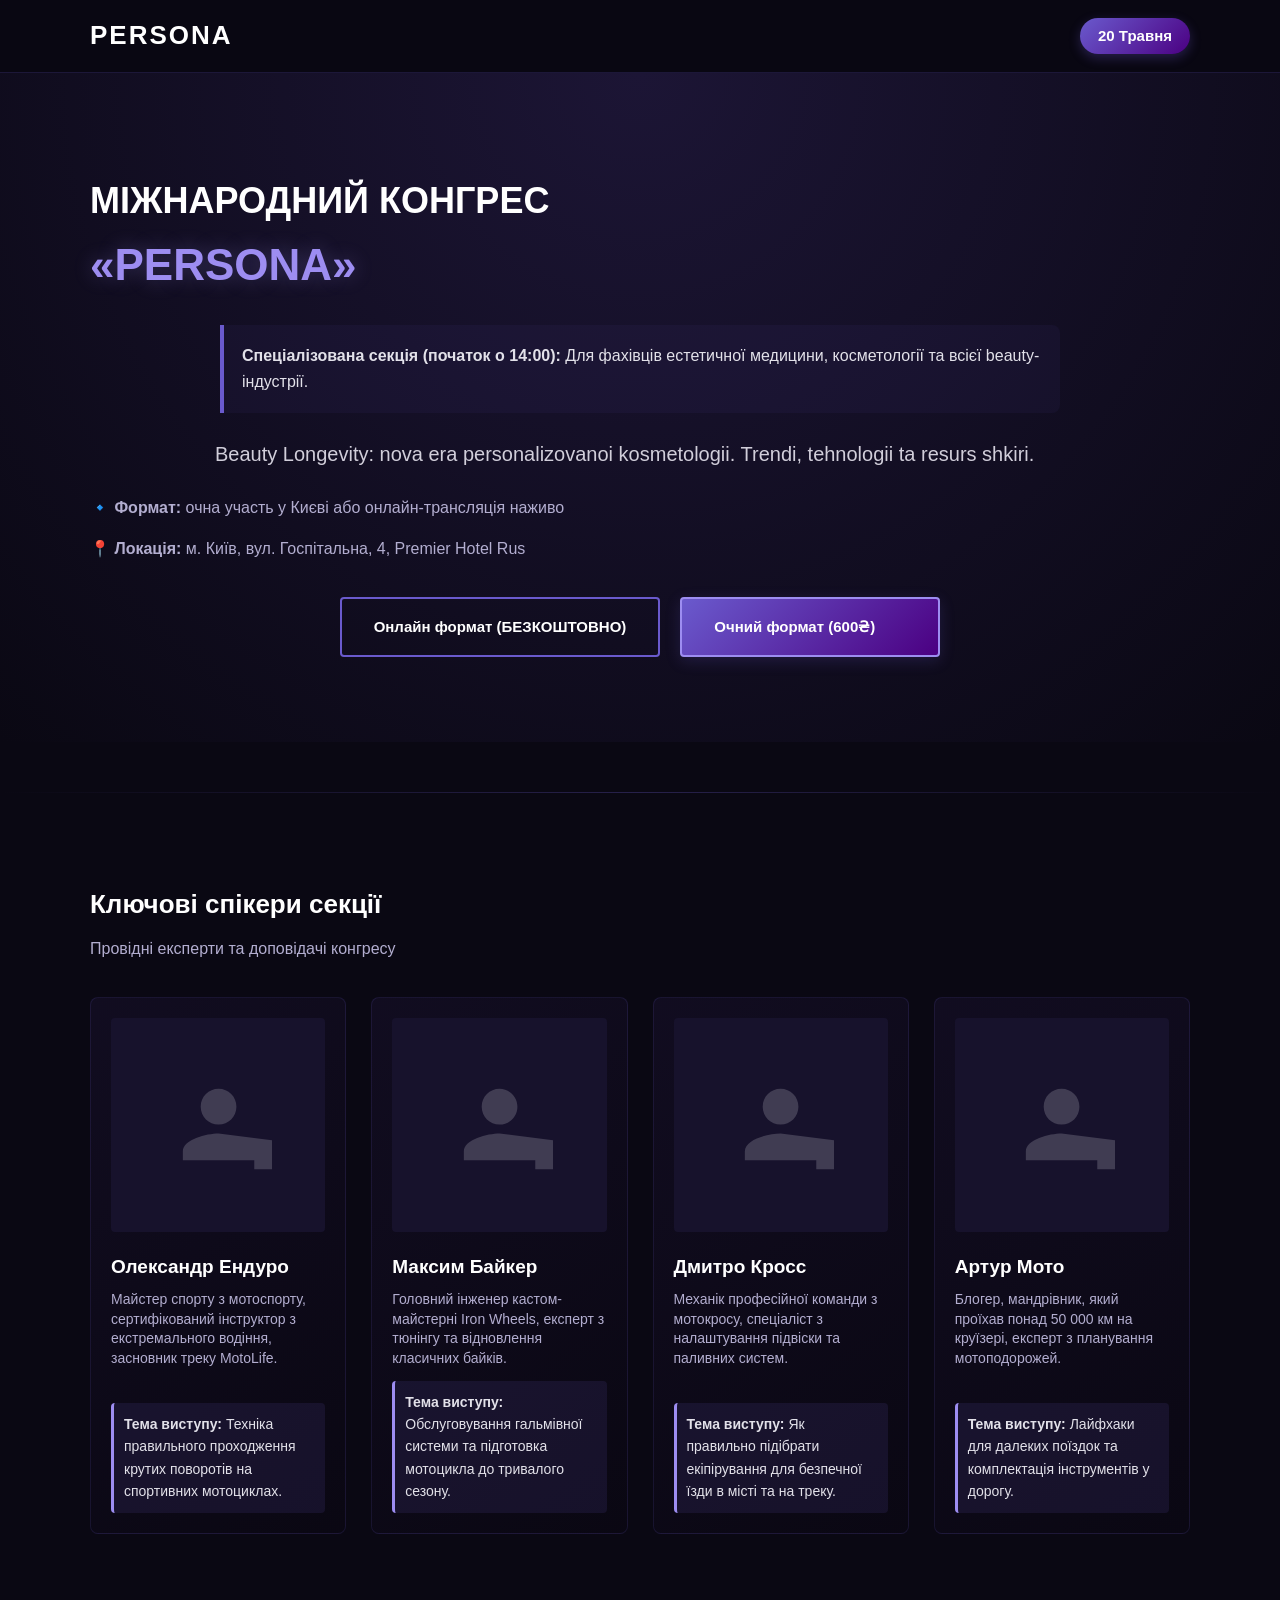
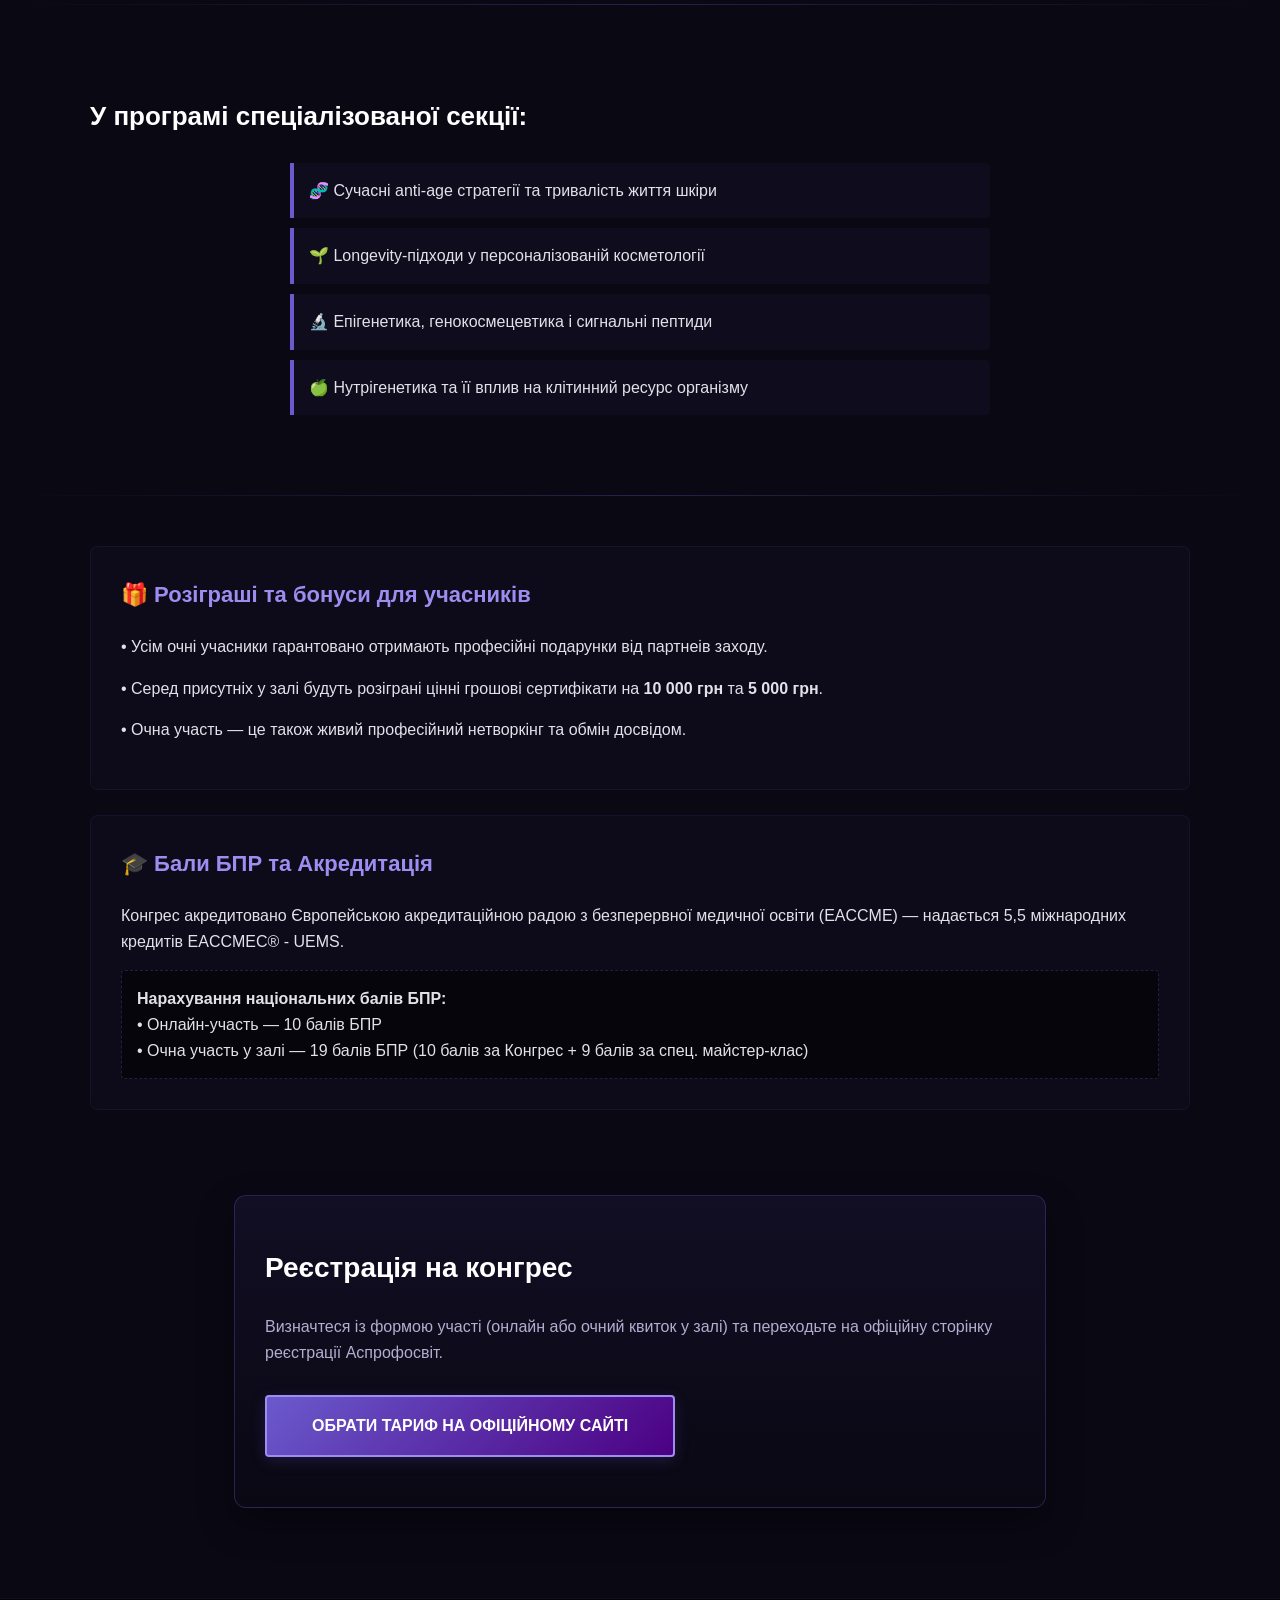
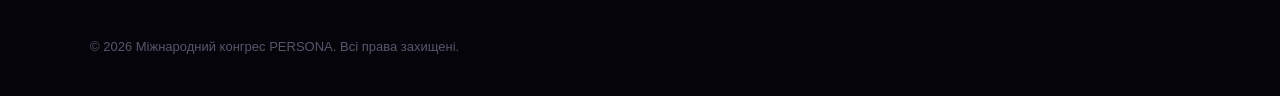
<file: index.html>
﻿<!DOCTYPE html>
<html lang="uk">
<head>
    <meta charset="UTF-8">
    <meta name="viewport" content="width=device-width, initial-scale=1.0">
    <title>Міжнародний конгрес PERSONA 2026</title>
    <style>
        body {
            background-color: #0a0813 !important;
            color: #e2e1e9 !important;
            font-family: 'Segoe UI', Roboto, Helvetica, Arial, sans-serif !important;
            margin: 0;
            padding: 0;
            line-height: 1.6;
            overflow-x: hidden;
        }

        .container {
            width: 90%;
            max-width: 1100px;
            margin: 0 auto;
            padding: 0 10px;
        }

        header {
            background: rgba(10, 8, 19, 0.85);
            backdrop-filter: blur(12px);
            -webkit-backdrop-filter: blur(12px);
            border-bottom: 1px solid rgba(106, 90, 205, 0.2);
            padding: 15px 0;
            position: sticky;
            top: 0;
            z-index: 1000;
        }

        .header-flex {
            display: flex;
            justify-content: space-between;
            align-items: center;
        }

        .logo {
            font-size: 26px;
            font-weight: 900;
            color: #ffffff;
            letter-spacing: 2px;
        }

        .header-date {
            font-size: 15px;
            background: linear-gradient(135deg, #6a5acd, #4b0082);
            color: #ffffff;
            padding: 6px 18px;
            font-weight: bold;
            border-radius: 20px;
            box-shadow: 0 4px 12px rgba(106, 90, 205, 0.3);
        }

        .hero {
            padding: 70px 0 50px 0;
            background: radial-gradient(circle at top, #1c1535 0%, #0a0813 100%);
        }

        h1 {
            font-size: 36px;
            font-weight: 800;
            color: #ffffff;
            margin-bottom: 15px;
        }

        .gold-text {
            color: #9d8df1;
            font-size: 44px;
            font-weight: 900;
            text-shadow: 0 0 20px rgba(157, 141, 241, 0.3);
        }

        .alert-box {
            border-left: 4px solid #6a5acd;
            background: rgba(106, 90, 205, 0.06);
            padding: 18px;
            margin: 25px auto;
            max-width: 800px;
            text-align: left;
            border-radius: 0 8px 8px 0;
        }

        .main-topic {
            font-size: 20px;
            color: #d1ceda;
            max-width: 850px;
            margin: 25px auto;
            font-weight: 400;
        }

        .info-lines {
            font-size: 16px;
            color: #b3aed0;
            margin: 25px 0;
        }

        .btn-group {
            margin: 35px 0;
            display: flex;
            gap: 20px;
            justify-content: center;
            flex-wrap: wrap;
        }

        .btn-link {
            display: inline-block;
            padding: 16px 32px;
            font-weight: bold;
            text-decoration: none;
            font-size: 15px;
            border-radius: 4px;
            transition: all 0.3s ease;
            min-width: 260px;
            box-sizing: border-box;
        }

        .btn-outline {
            color: #ffffff;
            border: 2px solid #6a5acd;
            background: transparent;
        }

        .btn-outline:hover {
            background: rgba(106, 90, 205, 0.15);
            transform: translateY(-2px);
        }

        .btn-fill {
            color: #ffffff;
            background: linear-gradient(135deg, #6a5acd 0%, #4b0082 100%);
            border: 2px solid #9d8df1;
            box-shadow: 0 4px 15px rgba(106, 90, 205, 0.2);
        }

        .btn-fill:hover {
            transform: translateY(-2px);
            box-shadow: 0 6px 20px rgba(106, 90, 205, 0.4);
        }

        .section-divider {
            height: 1px;
            background: linear-gradient(to right, transparent, rgba(106, 90, 205, 0.3), transparent);
            margin: 50px 0;
            border: none;
        }

        .speakers-section {
            padding: 20px 0;
        }
.speakers-grid {
            display: grid;
            grid-template-columns: repeat(auto-fit, minmax(240px, 1fr));
            gap: 25px;
            margin-top: 35px;
            align-items: stretch;
        }

        .speaker-card {
            background: linear-gradient(145deg, rgba(28, 21, 53, 0.4) 0%, rgba(10, 8, 19, 0.4) 100%);
            border: 1px solid rgba(106, 90, 205, 0.15);
            border-radius: 8px;
            padding: 20px;
            transition: all 0.3s cubic-bezier(0.25, 0.8, 0.25, 1);
            display: flex;
            flex-direction: column;
            text-align: left;
        }

        .speaker-card:hover {
            transform: translateY(-5px);
            border-color: #9d8df1;
            box-shadow: 0 10px 25px rgba(106, 90, 205, 0.15);
        }

        .speaker-photo-wrapper {
            width: 100%;
            aspect-ratio: 1 / 1;
            background: #17122c;
            border-radius: 4px;
            margin-bottom: 15px;
            overflow: hidden;
            display: flex;
            align-items: center;
            justify-content: center;
        }

        .speaker-photo {
            width: 100%;
            height: 100%;
            object-fit: cover;
            transition: transform 0.3s ease;
        }

        .speaker-card:hover .speaker-photo {
            transform: scale(1.04);
        }

        .speaker-placeholder {
            width: 50%;
            height: 50%;
            opacity: 0.2;
        }

        .speaker-name {
            font-size: 19px;
            font-weight: 700;
            color: #ffffff;
            margin: 5px 0 8px 0;
        }

        .speaker-job {
            font-size: 14px;
            color: #b3aed0;
            margin-bottom: 12px;
            line-height: 1.4;
            flex-grow: 1;
        }

        .speaker-topic {
            font-size: 14px;
            background: rgba(106, 90, 205, 0.12);
            padding: 10px;
            border-radius: 4px;
            border-left: 3px solid #9d8df1;
            color: #e2e1e9;
        }

        .program-block {
            padding: 20px 0;
        }

        .program-list {
            max-width: 700px;
            margin: 0 auto;
            text-align: left;
        }

        .program-item {
            background: rgba(28, 21, 53, 0.3);
            margin-bottom: 10px;
            padding: 15px;
            border-left: 4px solid #6a5acd;
            font-size: 16px;
            border-radius: 0 4px 4px 0;
        }

        .info-card {
            background: rgba(28, 21, 53, 0.2);
            border: 1px solid rgba(106, 90, 205, 0.1);
            padding: 30px;
            margin-bottom: 25px;
            text-align: left;
            border-radius: 8px;
        }

        .info-card h3 {
            color: #9d8df1;
            margin-top: 0;
            font-size: 22px;
        }

        .bpr-badge {
            background: #06050b;
            padding: 15px;
            border: 1px dashed rgba(106, 90, 205, 0.3);
            margin-top: 15px;
            border-radius: 4px;
        }

        .final-box {
            background: linear-gradient(180deg, #120e24 0%, #0a0813 100%);
            border: 1px solid rgba(106, 90, 205, 0.3);
            padding: 50px 30px;
            max-width: 750px;
            margin: 50px auto;
            border-radius: 12px;
            box-shadow: 0 15px 35px rgba(0,0,0,0.4);
        }

        .final-box h2 {
            color: #ffffff;
            font-size: 28px;
            margin-top: 0;
        }

        footer {
            background: #05040a;
            padding: 25px;
            font-size: 13px;
            color: #585568;
            border-top: 1px solid rgba(106, 90, 205, 0.1);
        }

        @media (max-width: 768px) {
            h1 { font-size: 28px; }
            .gold-text { font-size: 34px; }
            .btn-link { width: 100%; min-width: 100%; }
            .speakers-grid { grid-template-columns: 1fr; }
        }
    </style>
</head>
<body>
<header>
        <div class="container header-flex">
            <div class="logo">PERSONA</div>
            <div class="header-date">20 Травня</div>
        </div>
    </header>

    <section class="hero">
        <div class="container">
            <h1 class="hero-title">МІЖНАРОДНИЙ КОНГРЕС<br><span class="gold-text">«PERSONA»</span></h1>
            
            <div class="alert-box">
                <b>Спеціалізована секція (початок о 14:00):</b> Для фахівців естетичної медицини, косметології та всієї beauty-індустрії.
            </div>

            <h2 class="main-topic">Beauty Longevity: nova era personalizovanoi kosmetologii. Trendi, tehnologii ta resurs shkiri.</h2>
            
            <div class="info-lines">
                <p>🔹 <b>Формат:</b> очна участь у Києві або онлайн-трансляція наживо</p>
                <p>📍 <b>Локація:</b> м. Київ, вул. Госпітальна, 4, Premier Hotel Rus</p>
            </div>

            <div class="btn-group">
                <a href="https://persona26.ticketforevent.com/" target="_blank" class="btn-link btn-outline">Онлайн формат (БЕЗКОШТОВНО)</a>
                <a href="https://persona26.ticketforevent.com/" target="_blank" class="btn-link btn-fill">Очний формат (600₴)</a>
            </div>
        </div>
    </section>

    <hr class="section-divider">

    <section class="speakers-section">
        <div class="container">
            <h2 style="font-size: 26px; color: #ffffff; margin-bottom: 10px;">Ключові спікери секції</h2>
            <p style="color: #b3aed0; margin: 0;">Провідні експерти та доповідачі конгресу</p>
            
            <div class="speakers-grid">
                
                <div class="speaker-card">
                    <div class="speaker-photo-wrapper">
                        <svg class="speaker-placeholder" viewBox="0 0 24 24" fill="currentColor"><path d="M12 12c2.21 0 4-1.79 4-4s-1.79-4-4-4-4 1.79-4 4 1.79 4 4 4zm0 2c-2.67 0-8 1.34-8 4v2h16v2h16v-2c0-2.66-5-33-8-4z"/></svg>
                    </div>
                    <div class="speaker-name">Олександр Ендуро</div>
                    <div class="speaker-job">Майстер спорту з мотоспорту, сертифікований інструктор з екстремального водіння, засновник треку MotoLife.</div>
                    <div class="speaker-topic"><b>Тема виступу:</b> Техніка правильного проходження крутих поворотів на спортивних мотоциклах.</div>
                </div>

                <div class="speaker-card">
                    <div class="speaker-photo-wrapper">
                        <svg class="speaker-placeholder" viewBox="0 0 24 24" fill="currentColor"><path d="M12 12c2.21 0 4-1.79 4-4s-1.79-4-4-4-4 1.79-4 4 1.79 4 4 4zm0 2c-2.67 0-8 1.34-8 4v2h16v2h16v-2c0-2.66-5-33-8-4z"/></svg>
                    </div>
                    <div class="speaker-name">Максим Байкер</div>
                    <div class="speaker-job">Головний інженер кастом-майстерні Iron Wheels, експерт з тюнінгу та відновлення класичних байків.</div>
                    <div class="speaker-topic"><b>Тема виступу:</b> Обслуговування гальмівної системи та підготовка мотоцикла до тривалого сезону.</div>
                </div>

                <div class="speaker-card">
                    <div class="speaker-photo-wrapper">
                        <svg class="speaker-placeholder" viewBox="0 0 24 24" fill="currentColor"><path d="M12 12c2.21 0 4-1.79 4-4s-1.79-4-4-4-4 1.79-4 4 1.79 4 4 4zm0 2c-2.67 0-8 1.34-8 4v2h16v2h16v-2c0-2.66-5-33-8-4z"/></svg>
                    </div>
                    <div class="speaker-name">Дмитро Кросс</div>
                    <div class="speaker-job">Механік професійної команди з мотокросу, спеціаліст з налаштування підвіски та паливних систем.</div>
                    <div class="speaker-topic"><b>Тема виступу:</b> Як правильно підібрати екіпірування для безпечної їзди в місті та на треку.</div>
                </div>
<div class="speaker-card">
                    <div class="speaker-photo-wrapper">
                        <svg class="speaker-placeholder" viewBox="0 0 24 24" fill="currentColor"><path d="M12 12c2.21 0 4-1.79 4-4s-1.79-4-4-4-4 1.79-4 4 1.79 4 4 4zm0 2c-2.67 0-8 1.34-8 4v2h16v2h16v-2c0-2.66-5-33-8-4z"/></svg>
                    </div>
                    <div class="speaker-name">Артур Мото</div>
                    <div class="speaker-job">Блогер, мандрівник, який проїхав понад 50 000 км на круїзері, експерт з планування мотоподорожей.</div>
                    <div class="speaker-topic"><b>Тема виступу:</b> Лайфхаки для далеких поїздок та комплектація інструментів у дорогу.</div>
                </div>

            </div>
        </div>
    </section>

    <hr class="section-divider">

    <section class="program-block">
        <div class="container">
            <h2 style="font-size: 26px; color: #ffffff; margin-bottom: 25px;">У програмі спеціалізованої секції:</h2>
            <div class="program-list">
                <div class="program-item">🧬 Сучасні anti-age стратегії та тривалість життя шкіри</div>
                <div class="program-item">🌱 Longevity-підходи у персоналізованій косметології</div>
                <div class="program-item">🔬 Епігенетика, генокосмецевтика і сигнальні пептиди</div>
                <div class="program-item">🍏 Нутрігенетика та її вплив на клітинний ресурс організму</div>
            </div>
        </div>
    </section>

    <hr class="section-divider">

    <section>
        <div class="container">
            
            <div class="info-card">
                <h3>🎁 Розіграші та бонуси для учасників</h3>
                <p>• Усім очні учасники гарантовано отримають професійні подарунки від партнеів заходу.</p>
                <p>• Серед присутніх у залі будуть розіграні цінні грошові сертифікати на <b>10 000 грн</b> та <b>5 000 грн</b>.</p>
                <p>• Очна участь — це також живий професійний нетворкінг та обмін досвідом.</p>
            </div>

            <div class="info-card">
                <h3>🎓 Бали БПР та Акредитація</h3>
                <p>Конгрес акредитовано Європейською акредитаційною радою з безперервної медичної освіти (EACCME) — надається 5,5 міжнародних кредитів EACCMEC® - UEMS.</p>
                
                <div class="bpr-badge">
                    <b>Нарахування національних балів БПР:</b><br>
                    • Онлайн-участь — 10 балів БПР<br>
                    • Очна участь у залі — 19 балів БПР (10 балів за Конгрес + 9 балів за спец. майстер-клас)
                </div>
            </div>

        </div>
    </section>

    <section style="padding: 10px 0 40px 0;">
        <div class="container">
            <div class="final-box">
                <h2>Реєстрація на конгрес</h2>
                <p style="color: #b3aed0; margin-bottom: 30px;">Визначтеся із формою участі (онлайн або очний квиток у залі) та переходьте на офіційну сторінку реєстрації Аспрофосвіт.</p>
                <a href="https://persona26.ticketforevent.com/" target="_blank" class="btn-link btn-fill" style="font-size: 16px; padding: 16px 45px;">ОБРАТИ ТАРИФ НА ОФІЦІЙНОМУ САЙТІ</a>
            </div>
        </div>
    </section>

    <footer>
        <div class="container">
            <p>© 2026 Міжнародний конгрес PERSONA. Всі права захищені.</p>
        </div>
    </footer>

</body>
</html>
</file>
